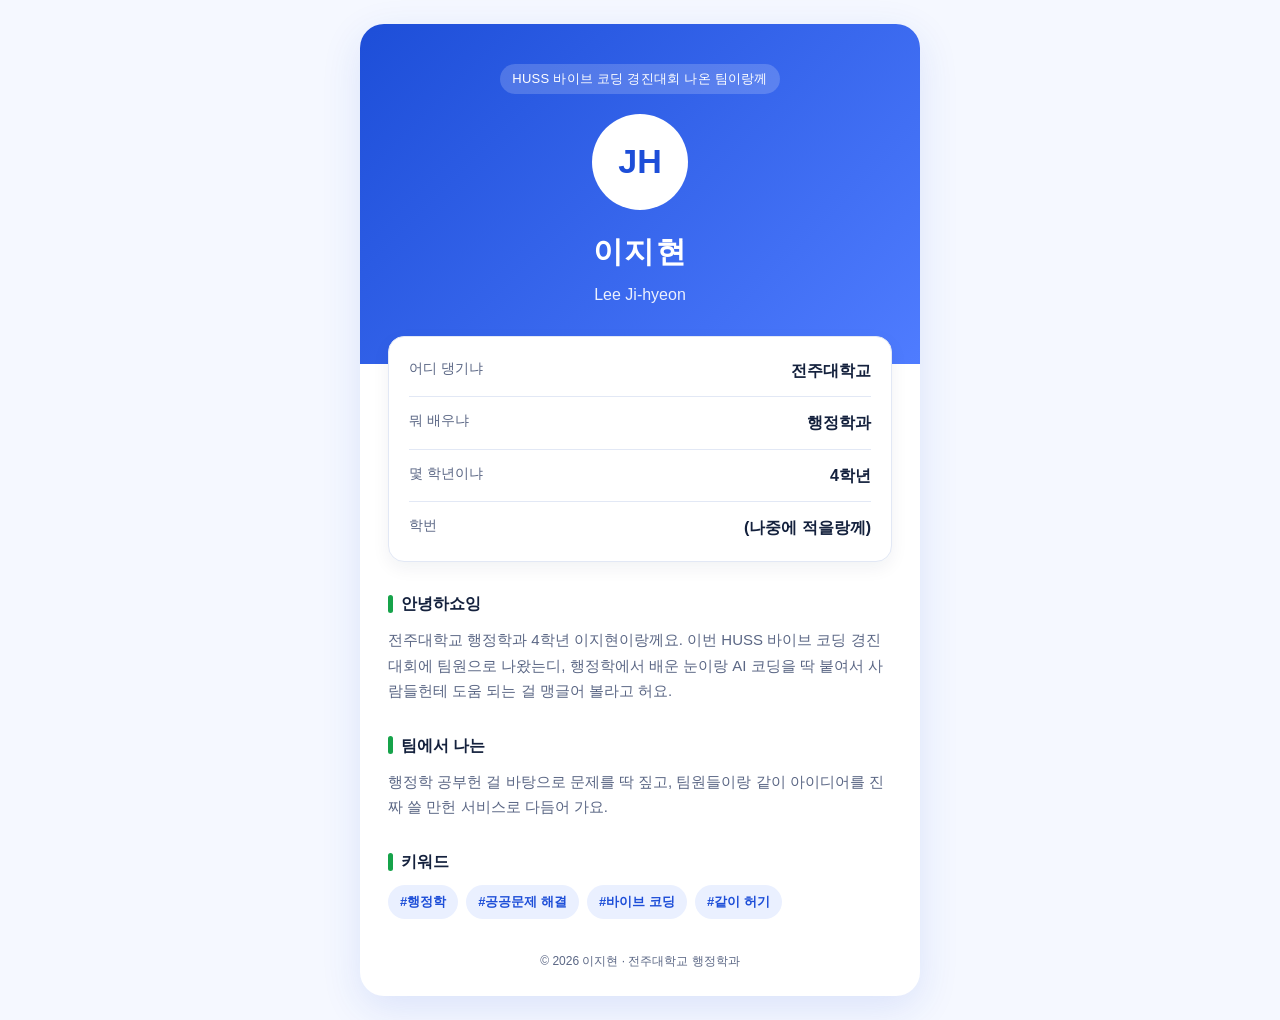
<file: 우리팀/index.html>
<!DOCTYPE html>
<html lang="ko">
<head>
<meta charset="UTF-8">
<meta name="viewport" content="width=device-width, initial-scale=1">
<title>이지현 | HUSS 바이브 코딩 경진대회</title>
<style>
  :root{
    --bg:#f5f8ff; --card:#ffffff; --ink:#14213d; --muted:#5b6785;
    --primary:#1d4ed8; --accent:#16a34a; --line:#e2e8f5;
  }
  *{box-sizing:border-box;margin:0;padding:0}
  body{
    font-family:"Pretendard","Malgun Gothic","Apple SD Gothic Neo",sans-serif;
    background:var(--bg); color:var(--ink); line-height:1.7;
    min-height:100vh; display:flex; align-items:center; justify-content:center; padding:24px 16px;
  }
  .card{
    width:100%; max-width:560px; background:var(--card); border-radius:24px;
    box-shadow:0 12px 40px rgba(29,78,216,.12); overflow:hidden;
  }
  .hero{
    background:linear-gradient(135deg,var(--primary),#4f7cff);
    color:#fff; text-align:center; padding:40px 24px 56px;
  }
  .badge{
    display:inline-block; font-size:13px; padding:4px 12px; border-radius:999px;
    background:rgba(255,255,255,.18); margin-bottom:20px; letter-spacing:.02em;
  }
  .avatar{
    width:96px; height:96px; border-radius:50%; background:#fff; color:var(--primary);
    font-size:34px; font-weight:800; display:flex; align-items:center; justify-content:center;
    margin:0 auto 16px; border:4px solid rgba(255,255,255,.5);
  }
  h1{font-size:30px; letter-spacing:.04em}
  .sub{opacity:.9; margin-top:4px}
  .body{padding:0 28px 32px; margin-top:-28px}
  .info{
    background:#fff; border:1px solid var(--line); border-radius:16px;
    box-shadow:0 6px 18px rgba(20,33,61,.06); padding:8px 20px;
  }
  .row{display:flex; justify-content:space-between; gap:12px; padding:12px 0; border-bottom:1px solid var(--line)}
  .row:last-child{border-bottom:0}
  .row span:first-child{color:var(--muted); font-size:14px}
  .row span:last-child{font-weight:700; text-align:right}
  h2{font-size:16px; margin:28px 0 10px; display:flex; align-items:center; gap:8px}
  h2::before{content:""; width:5px; height:18px; border-radius:3px; background:var(--accent)}
  p{color:var(--muted); font-size:15px}
  .tags{display:flex; flex-wrap:wrap; gap:8px}
  .tags span{
    font-size:13px; padding:6px 12px; border-radius:999px;
    background:#eaf0ff; color:var(--primary); font-weight:600;
  }
  footer{text-align:center; font-size:12px; color:var(--muted); padding-bottom:24px}
</style>
</head>
<body>
  <main class="card">
    <section class="hero">
      <div class="badge">HUSS 바이브 코딩 경진대회 나온 팀이랑께</div>
      <div class="avatar">JH</div>
      <h1>이지현</h1>
      <div class="sub">Lee Ji-hyeon</div>
    </section>

    <section class="body">
      <div class="info">
        <div class="row"><span>어디 댕기냐</span><span>전주대학교</span></div>
        <div class="row"><span>뭐 배우냐</span><span>행정학과</span></div>
        <div class="row"><span>몇 학년이냐</span><span>4학년</span></div>
        <div class="row"><span>학번</span><span>(나중에 적을랑께)</span></div>
      </div>

      <h2>안녕하쇼잉</h2>
      <p>
        전주대학교 행정학과 4학년 이지현이랑께요.
        이번 HUSS 바이브 코딩 경진대회에 팀원으로 나왔는디,
        행정학에서 배운 눈이랑 AI 코딩을 딱 붙여서 사람들헌테 도움 되는 걸 맹글어 볼라고 허요.
      </p>

      <h2>팀에서 나는</h2>
      <p>행정학 공부헌 걸 바탕으로 문제를 딱 짚고, 팀원들이랑 같이 아이디어를 진짜 쓸 만헌 서비스로 다듬어 가요.</p>

      <h2>키워드</h2>
      <div class="tags">
        <span>#행정학</span><span>#공공문제 해결</span><span>#바이브 코딩</span><span>#같이 허기</span>
      </div>
    </section>

    <footer>© 2026 이지현 · 전주대학교 행정학과</footer>
  </main>
</body>
</html>
</file>
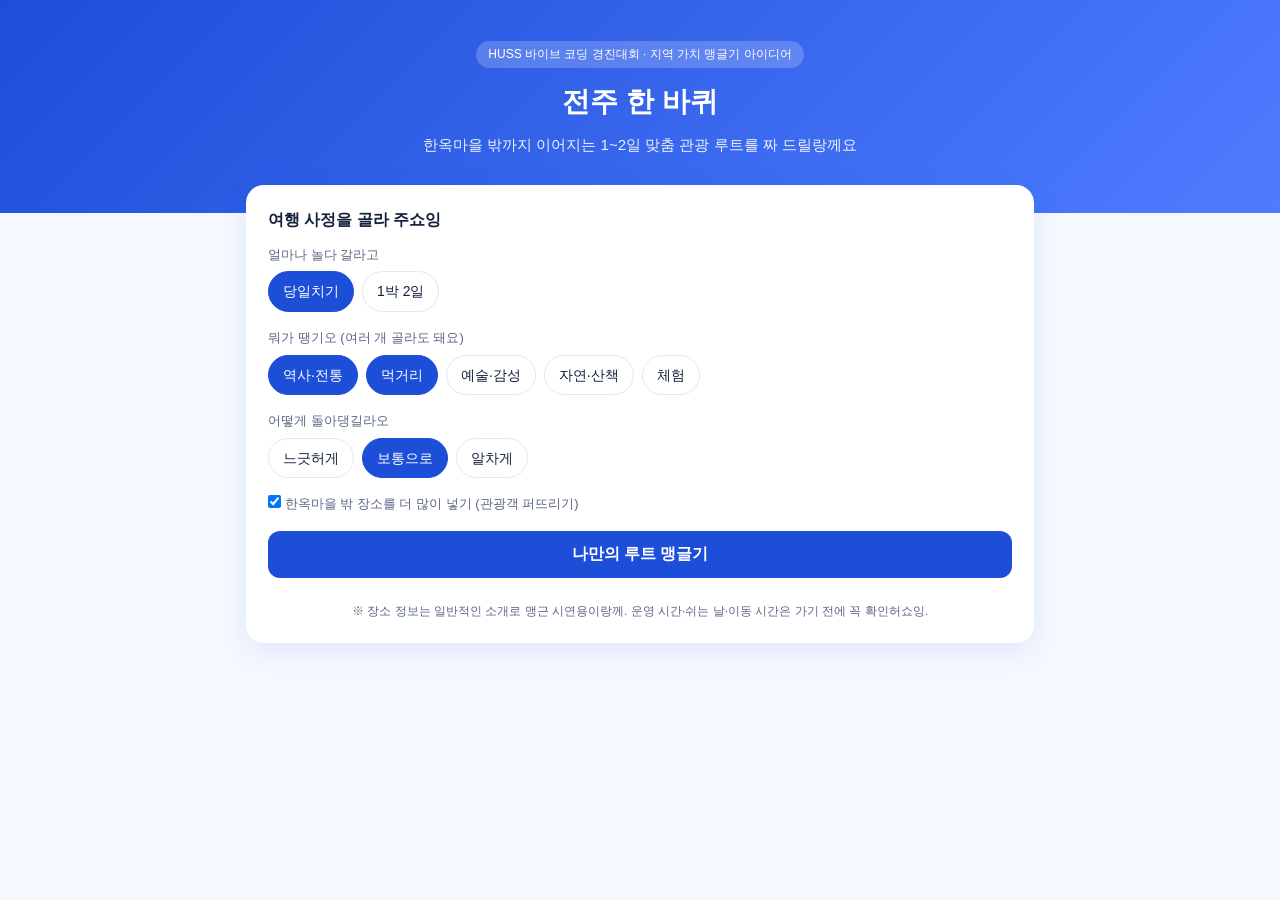
<file: 우리팀/route-app.html>
<!DOCTYPE html>
<html lang="ko">
<head>
<meta charset="UTF-8">
<meta name="viewport" content="width=device-width, initial-scale=1">
<title>전주 한 바퀴 - 관광 루트 짜기</title>
<style>
  :root{--bg:#f5f8ff;--card:#fff;--ink:#14213d;--muted:#5b6785;--primary:#1d4ed8;--accent:#16a34a;--line:#e2e8f5}
  *{box-sizing:border-box;margin:0;padding:0}
  body{font-family:"Pretendard","Malgun Gothic",sans-serif;background:var(--bg);color:var(--ink);line-height:1.6}
  header{background:linear-gradient(135deg,var(--primary),#4f7cff);color:#fff;padding:40px 20px 56px;text-align:center}
  header .tag{display:inline-block;font-size:12px;background:rgba(255,255,255,.2);padding:4px 12px;border-radius:999px;margin-bottom:12px}
  header h1{font-size:28px}
  header p{opacity:.92;margin-top:8px;font-size:15px}
  main{max-width:820px;margin:-28px auto 40px;padding:0 16px}
  .panel{background:var(--card);border-radius:18px;box-shadow:0 8px 28px rgba(29,78,216,.1);padding:22px}
  h2{font-size:16px;margin-bottom:12px}
  .field{margin-bottom:16px}
  .field > label{display:block;font-size:13px;color:var(--muted);margin-bottom:6px}
  .chips{display:flex;flex-wrap:wrap;gap:8px}
  .chips input{display:none}
  .chips label{padding:8px 14px;border:1px solid var(--line);border-radius:999px;font-size:14px;cursor:pointer;background:#fff;user-select:none}
  .chips input:checked + label{background:var(--primary);color:#fff;border-color:var(--primary)}
  .toggle{display:flex;align-items:center;gap:8px;font-size:14px}
  button{width:100%;padding:13px;border:0;border-radius:12px;background:var(--primary);color:#fff;font-size:16px;font-weight:700;cursor:pointer}
  button:hover{background:#1e40af}
  #result{margin-top:24px}
  .day{margin-bottom:22px}
  .day h3{font-size:16px;margin-bottom:10px;display:flex;align-items:center;gap:8px}
  .day h3::before{content:"";width:5px;height:18px;border-radius:3px;background:var(--accent)}
  .stop{display:flex;gap:12px;border:1px solid var(--line);border-radius:14px;padding:12px 14px;margin-bottom:8px;background:#fff}
  .time{min-width:56px;font-weight:800;color:var(--primary);font-size:14px}
  .stop b{display:block}
  .stop small{color:var(--muted)}
  .badge{display:inline-block;font-size:11px;padding:1px 8px;border-radius:999px;background:#eaf0ff;color:var(--primary);margin-left:6px;font-weight:600}
  .badge.out{background:#e3f6e8;color:#15803d}
  .move{font-size:12px;color:var(--muted);text-align:center;margin:-2px 0 6px}
  .summary{background:#eaf0ff;border-radius:12px;padding:12px 14px;font-size:14px;margin-bottom:18px}
  .note{margin-top:20px;font-size:12px;color:var(--muted);text-align:center}
</style>
</head>
<body>
<header>
  <div class="tag">HUSS 바이브 코딩 경진대회 · 지역 가치 맹글기 아이디어</div>
  <h1>전주 한 바퀴</h1>
  <p>한옥마을 밖까지 이어지는 1~2일 맞춤 관광 루트를 짜 드릴랑께요</p>
</header>

<main>
  <section class="panel">
    <h2>여행 사정을 골라 주쇼잉</h2>

    <div class="field"><label>얼마나 놀다 갈라고</label>
      <div class="chips">
        <input type="radio" name="days" id="d1" value="1" checked><label for="d1">당일치기</label>
        <input type="radio" name="days" id="d2" value="2"><label for="d2">1박 2일</label>
      </div></div>

    <div class="field"><label>뭐가 땡기오 (여러 개 골라도 돼요)</label>
      <div class="chips" id="interests">
        <input type="checkbox" id="i1" value="history" checked><label for="i1">역사·전통</label>
        <input type="checkbox" id="i2" value="food" checked><label for="i2">먹거리</label>
        <input type="checkbox" id="i3" value="art"><label for="i3">예술·감성</label>
        <input type="checkbox" id="i4" value="nature"><label for="i4">자연·산책</label>
        <input type="checkbox" id="i5" value="craft"><label for="i5">체험</label>
      </div></div>

    <div class="field"><label>어떻게 돌아댕길라오</label>
      <div class="chips">
        <input type="radio" name="pace" id="p1" value="slow"><label for="p1">느긋허게</label>
        <input type="radio" name="pace" id="p2" value="normal" checked><label for="p2">보통으로</label>
        <input type="radio" name="pace" id="p3" value="fast"><label for="p3">알차게</label>
      </div></div>

    <div class="field">
      <label class="toggle"><input type="checkbox" id="outside" checked> 한옥마을 밖 장소를 더 많이 넣기 (관광객 퍼뜨리기)</label>
    </div>

    <button id="go">나만의 루트 맹글기</button>
    <div id="result"></div>
    <p class="note">※ 장소 정보는 일반적인 소개로 맹근 시연용이랑께. 운영 시간·쉬는 날·이동 시간은 가기 전에 꼭 확인허쇼잉.</p>
  </section>
</main>

<script>
// area: hanok(한옥마을권) / old(구도심) / out(그 밖)
const PLACES = [
  {n:"경기전",         t:["history"],        a:"hanok", m:60, d:"조선 태조 어진을 모신 데. 한옥마을 대표 명소랑께"},
  {n:"전동성당",       t:["history","art"],  a:"hanok", m:45, d:"붉은 벽돌로 지은 로마네스크·비잔틴 양식 성당이요"},
  {n:"전주향교",       t:["history","nature"],a:"hanok",m:45, d:"조용히 걷기 존 전통 교육 공간이요"},
  {n:"한옥마을 공방 체험",t:["craft"],        a:"hanok", m:70, d:"한지·전통 공예를 해볼 수 있는 공방 골목이요"},
  {n:"전라감영",       t:["history"],        a:"old",   m:45, d:"전라도를 다스리던 관청 터를 복원헌 곳이요"},
  {n:"영화의 거리",    t:["art"],            a:"old",   m:45, d:"영화 이야기 따라 걷는 구도심 거리요"},
  {n:"객리단길 골목",  t:["art","food"],     a:"old",   m:60, d:"개성 넘치는 카페랑 가게가 모인 구도심 골목이요"},
  {n:"서학동예술마을", t:["art","craft"],    a:"out",   m:70, d:"예술가들이 모여 사는 골목 마을이요"},
  {n:"덕진공원",       t:["nature"],         a:"out",   m:70, d:"연못이랑 산책로가 있는 시민 쉼터요"},
  {n:"전주수목원",     t:["nature"],         a:"out",   m:90, d:"사계절 식물을 볼 수 있는 산책 공간이요"},
  {n:"팔복예술공장",   t:["art"],            a:"out",   m:70, d:"옛 공장을 문화공간으로 바꾼 데요"},
  {n:"국립전주박물관", t:["history","art"],  a:"out",   m:80, d:"호남 문화유산을 만나는 박물관이요"}
];
const MEALS = {
  lunch:{n:"남부시장 점심",   t:["food"], a:"old", m:70, d:"전통시장서 지역 먹거리로 점심 때우기"},
  dinner:{n:"전주 한식 저녁", t:["food"], a:"old", m:80, d:"비빔밥·콩나물국밥 같은 지역 음식으로 저녁"},
  dinner2:{n:"구도심 맛집 저녁", t:["food"], a:"old", m:80, d:"객리단길 근처서 저녁"}
};
const AREA = {hanok:"한옥마을권", old:"구도심", out:"한옥마을 밖"};
const PACE = {slow:3, normal:4, fast:5};   // 하루 관광지 수(식사 제외)
const MOVE = 20;                            // 이동 시간 가정(분)

function fmt(min){const h=String(Math.floor(min/60)).padStart(2,"0"), m=String(min%60).padStart(2,"0"); return h+":"+m;}

function pick(pool, n, interests, preferOut){
  const score = p => {
    let s = p.t.filter(x=>interests.includes(x)).length * 2;
    if(preferOut && p.a==="out") s += 2;
    if(preferOut && p.a==="old") s += 1;
    return s + Math.random()*0.8;
  };
  return [...pool].sort((a,b)=>score(b)-score(a)).slice(0,n);
}
function order(list){ // 한옥마을 → 구도심 → 외곽 순으로 이동 줄이기
  const rank={hanok:0,old:1,out:2};
  return [...list].sort((a,b)=>rank[a.a]-rank[b.a]);
}

function buildDay(pool, count, interests, preferOut, dinner){
  const spots = order(pick(pool, count, interests, preferOut));
  const morning = spots.slice(0, Math.ceil(spots.length/2));
  const afternoon = spots.slice(Math.ceil(spots.length/2));
  const seq = [...morning, MEALS.lunch, ...afternoon, dinner];
  let t = 10*60, out = [];
  seq.forEach((p,i)=>{
    out.push({start:t, p});
    t += p.m + (i<seq.length-1 ? MOVE : 0);
  });
  return out;
}

function render(days){
  const interests=[...document.querySelectorAll("#interests input:checked")].map(i=>i.value);
  const pace=document.querySelector("input[name=pace]:checked").value;
  const preferOut=document.getElementById("outside").checked;
  if(!interests.length){ document.getElementById("result").innerHTML='<p class="note">관심사를 하나라도 골라 주쇼잉.</p>'; return; }

  let pool=[...PLACES], html="", outCount=0, total=0;
  for(let d=1; d<=days; d++){
    const plan = buildDay(pool, PACE[pace], interests, preferOut, d===1?MEALS.dinner:MEALS.dinner2);
    plan.forEach(s=>{ pool = pool.filter(x=>x!==s.p); if(!Object.values(MEALS).includes(s.p)){ total++; if(s.p.a==="out") outCount++; } });
    html += `<div class="day"><h3>${d}일차</h3>` + plan.map((s,i)=>{
      const next = plan[i+1];
      const badge = s.p.a==="out" ? '<span class="badge out">한옥마을 밖</span>' : `<span class="badge">${AREA[s.p.a]}</span>`;
      return `<div class="stop"><div class="time">${fmt(s.start)}</div><div><b>${s.p.n}${badge}</b><small>${s.p.d} · 약 ${s.p.m}분</small></div></div>` +
             (next?`<div class="move">이동 약 ${MOVE}분 (대충 잡은 거)</div>`:"");
    }).join("") + `</div>`;
  }
  const ratio = total ? Math.round(outCount/total*100) : 0;
  html = `<div class="summary">이 루트 관광지 중 <b>${outCount}곳</b>(${ratio}%)이 한옥마을 밖이랑께요.</div>` + html;
  document.getElementById("result").innerHTML = html;
}
document.getElementById("go").addEventListener("click", ()=>{
  render(Number(document.querySelector("input[name=days]:checked").value));
});
</script>
</body>
</html>
</file>
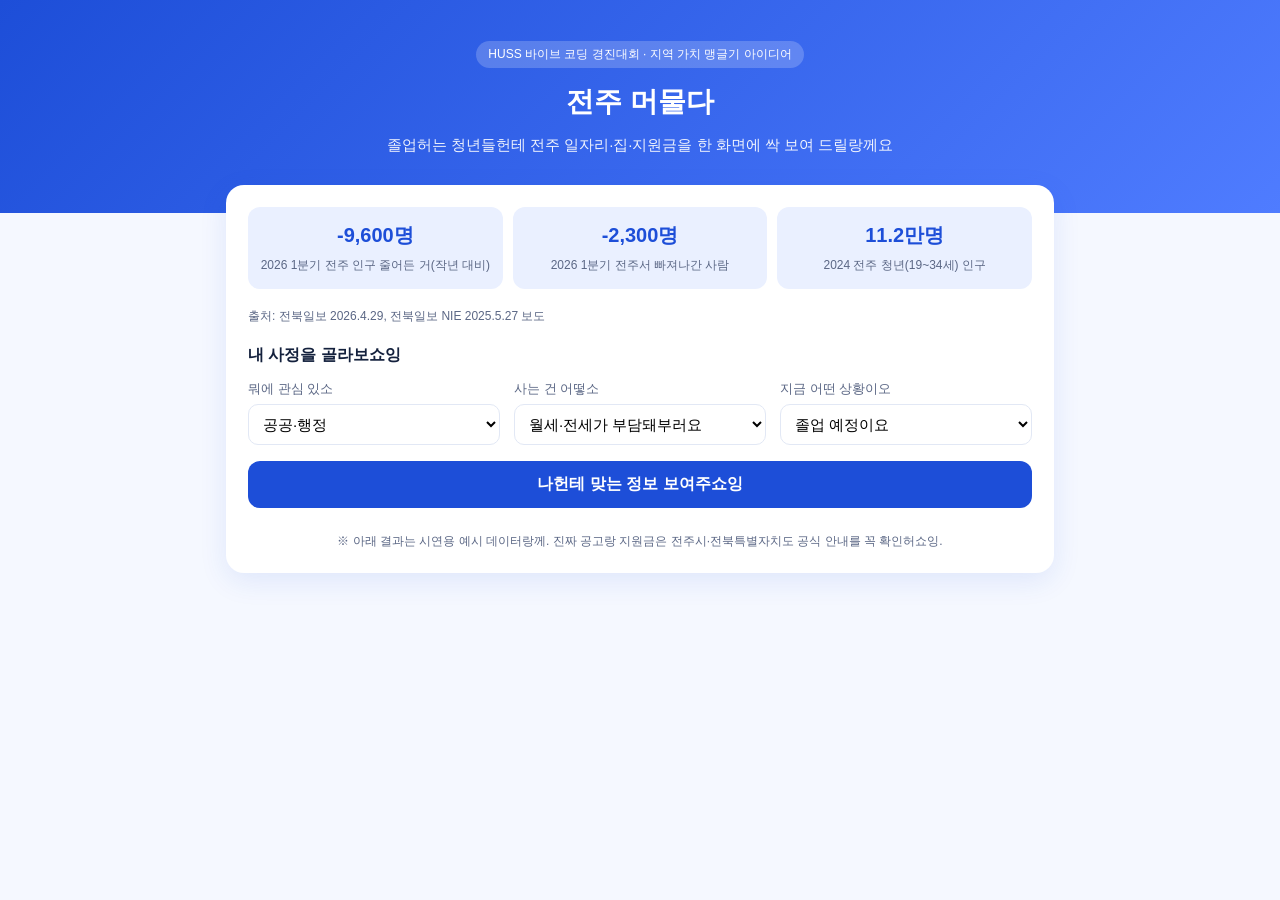
<file: 우리팀/youth-match.html>
<!DOCTYPE html>
<html lang="ko">
<head>
<meta charset="UTF-8">
<meta name="viewport" content="width=device-width, initial-scale=1">
<title>전주 머물다 - 청년 정착 매칭</title>
<style>
  :root{--bg:#f5f8ff;--card:#fff;--ink:#14213d;--muted:#5b6785;--primary:#1d4ed8;--accent:#16a34a;--line:#e2e8f5}
  *{box-sizing:border-box;margin:0;padding:0}
  body{font-family:"Pretendard","Malgun Gothic",sans-serif;background:var(--bg);color:var(--ink);line-height:1.6}
  header{background:linear-gradient(135deg,var(--primary),#4f7cff);color:#fff;padding:40px 20px 56px;text-align:center}
  header .tag{display:inline-block;font-size:12px;background:rgba(255,255,255,.2);padding:4px 12px;border-radius:999px;margin-bottom:12px}
  header h1{font-size:28px}
  header p{opacity:.92;margin-top:8px;font-size:15px}
  main{max-width:860px;margin:-28px auto 40px;padding:0 16px}
  .panel{background:var(--card);border-radius:18px;box-shadow:0 8px 28px rgba(29,78,216,.1);padding:22px}
  .stats{display:grid;grid-template-columns:repeat(3,1fr);gap:10px;margin-bottom:18px}
  .stat{background:#eaf0ff;border-radius:12px;padding:12px;text-align:center}
  .stat b{display:block;font-size:20px;color:var(--primary)}
  .stat span{font-size:12px;color:var(--muted)}
  h2{font-size:16px;margin:4px 0 12px}
  .grid{display:grid;grid-template-columns:repeat(auto-fit,minmax(200px,1fr));gap:14px}
  label{display:block;font-size:13px;color:var(--muted);margin-bottom:4px}
  select{width:100%;padding:10px;border:1px solid var(--line);border-radius:10px;font-size:15px;background:#fff;font-family:inherit}
  button{margin-top:16px;width:100%;padding:13px;border:0;border-radius:12px;background:var(--primary);color:#fff;font-size:16px;font-weight:700;cursor:pointer}
  button:hover{background:#1e40af}
  #result{margin-top:24px}
  .sec{margin-bottom:22px}
  .sec h3{font-size:15px;margin-bottom:10px;display:flex;align-items:center;gap:8px}
  .sec h3::before{content:"";width:5px;height:16px;border-radius:3px;background:var(--accent)}
  .item{background:var(--card);border:1px solid var(--line);border-radius:14px;padding:14px 16px;margin-bottom:10px}
  .item b{display:block}
  .item small{color:var(--muted)}
  .empty{color:var(--muted);font-size:14px;padding:8px 0}
  .note{margin-top:24px;font-size:12px;color:var(--muted);text-align:center}
  .src{font-size:12px;color:var(--muted);margin-top:14px}
  @media(max-width:520px){.stats{grid-template-columns:1fr}}
</style>
</head>
<body>
<header>
  <div class="tag">HUSS 바이브 코딩 경진대회 · 지역 가치 맹글기 아이디어</div>
  <h1>전주 머물다</h1>
  <p>졸업허는 청년들헌테 전주 일자리·집·지원금을 한 화면에 싹 보여 드릴랑께요</p>
</header>

<main>
  <section class="panel">
    <div class="stats">
      <div class="stat"><b>-9,600명</b><span>2026 1분기 전주 인구 줄어든 거(작년 대비)</span></div>
      <div class="stat"><b>-2,300명</b><span>2026 1분기 전주서 빠져나간 사람</span></div>
      <div class="stat"><b>11.2만명</b><span>2024 전주 청년(19~34세) 인구</span></div>
    </div>
    <p class="src">출처: 전북일보 2026.4.29, 전북일보 NIE 2025.5.27 보도</p>

    <h2 style="margin-top:16px">내 사정을 골라보쇼잉</h2>
    <div class="grid">
      <div><label for="field">뭐에 관심 있소</label>
        <select id="field">
          <option value="public">공공·행정</option>
          <option value="it">IT·데이터</option>
          <option value="culture">문화·관광</option>
          <option value="food">식품·농생명</option>
        </select></div>
      <div><label for="house">사는 건 어떻소</label>
        <select id="house">
          <option value="rent">월세·전세가 부담돼부러요</option>
          <option value="family">부모님 집서 지내요</option>
          <option value="none">아직 못 정했당께요</option>
        </select></div>
      <div><label for="status">지금 어떤 상황이오</label>
        <select id="status">
          <option value="grad">졸업 예정이요</option>
          <option value="seek">구직 중이요</option>
          <option value="start">창업 준비 중이요</option>
        </select></div>
    </div>
    <button id="go">나헌테 맞는 정보 보여주쇼잉</button>

    <div id="result"></div>
    <p class="note">※ 아래 결과는 시연용 예시 데이터랑께. 진짜 공고랑 지원금은 전주시·전북특별자치도 공식 안내를 꼭 확인허쇼잉.</p>
  </section>
</main>

<script>
const DB = {
  jobs: {
    public:  [["지역 공공기관 청년 인턴 (예시)","행정 거들기 · 정책 자료 정리"],["청년 정책 서포터즈 (예시)","정책 알리기 · 모니터링"]],
    it:      [["지역 스타트업 데이터 분석 신입 (예시)","데이터 정리 · 그래프 맹글기"],["로컬 서비스 웹 개발 인턴 (예시)","웹 화면 기초 맹글기"]],
    culture: [["관광 콘텐츠 기획 인턴 (예시)","지역 관광 코스 짜기"],["문화재단 행사 스태프 (예시)","축제·야행 행사 꾸리기"]],
    food:    [["지역 식품기업 마케팅 신입 (예시)","온라인 판매 · 브랜드 맹글기"],["푸드테크 연구보조 (예시)","시장조사 · 제품 시험"]]
  },
  housing: {
    rent:   [["청년 월세 지원 (예시)","월세 일부를 일정 기간 보태줌"],["청년 임대주택 안내 (예시)","시세보다 싸게 보증금·임대료"]],
    family: [["청년 독립 준비 상담 (예시)","집 계획 · 대출 상담"]],
    none:   [["주거 정보 통합 상담 (예시)","동네별 집 종류 비교 안내"]]
  },
  support: {
    grad:  [["졸업예정자 취업 연결 프로그램 (예시)","지역 기업 채용 설명회·면접 도와줌"]],
    seek:  [["청년 구직활동 수당 (예시)","구직허는 데 드는 돈 일부 보태줌"]],
    start: [["청년 창업 공간·멘토링 (예시)","창업 공간 쓰고 전문가 상담받음"]]
  }
};
function block(title, list){
  const html = list.length
    ? list.map(i=>`<div class="item"><b>${i[0]}</b><small>${i[1]}</small></div>`).join("")
    : '<div class="empty">해당허는 정보가 없당께요.</div>';
  return `<div class="sec"><h3>${title}</h3>${html}</div>`;
}
document.getElementById("go").addEventListener("click", ()=>{
  const f = document.getElementById("field").value;
  const h = document.getElementById("house").value;
  const s = document.getElementById("status").value;
  document.getElementById("result").innerHTML =
    block("일자리·인턴", DB.jobs[f]) + block("집 지원", DB.housing[h]) + block("사정별 지원", DB.support[s]);
});
</script>
</body>
</html>
</file>
